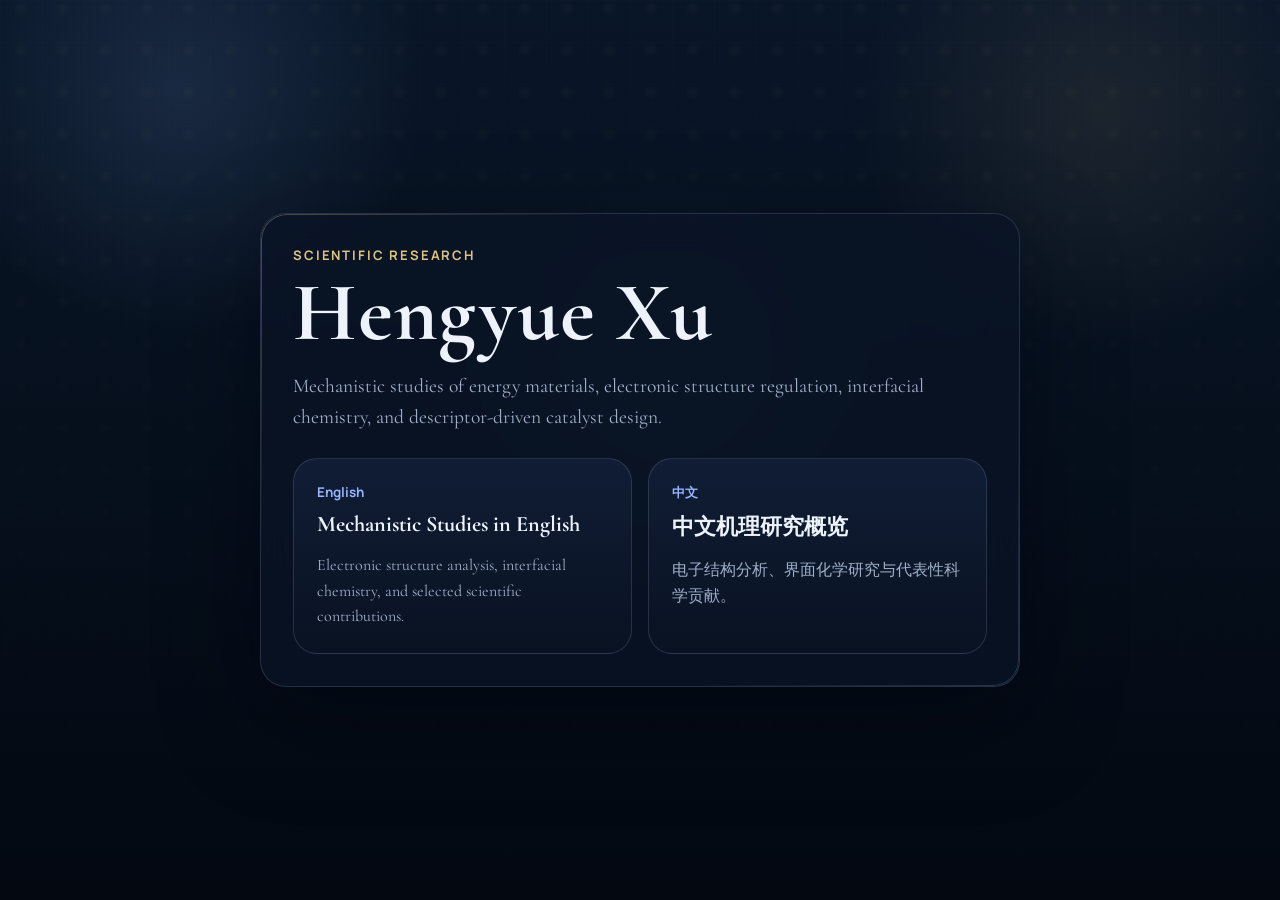
<file: index.html>
<!DOCTYPE html>
<html lang="en">
  <head>
    <meta charset="UTF-8" />
    <meta name="viewport" content="width=device-width, initial-scale=1.0" />
    <title>Hengyue Xu | Scientific Research</title>
    <meta
      name="description"
      content="Mechanistic chemistry, electronic structure, interfacial chemistry, and descriptor-driven design research by Hengyue Xu."
    />
    <link rel="preconnect" href="https://fonts.googleapis.com" />
    <link rel="preconnect" href="https://fonts.gstatic.com" crossorigin />
    <link
      href="https://fonts.googleapis.com/css2?family=Cormorant+Garamond:wght@500;600;700&family=Manrope:wght@400;500;600;700&display=swap"
      rel="stylesheet"
    />
    <link rel="stylesheet" href="./site.css" />
  </head>
  <body class="portal-page">
    <div class="portal-shell">
      <p class="portal-kicker">Scientific Research</p>
      <h1>Hengyue Xu</h1>
      <p class="portal-intro">
        Mechanistic studies of energy materials, electronic structure regulation, interfacial chemistry, and descriptor-driven catalyst design.
      </p>

      <div class="portal-grid">
        <a class="portal-card" href="./en.html">
          <span class="portal-label">English</span>
          <strong>Mechanistic Studies in English</strong>
          <p>Electronic structure analysis, interfacial chemistry, and selected scientific contributions.</p>
        </a>

        <a class="portal-card" href="./zh.html">
          <span class="portal-label">中文</span>
          <strong>中文机理研究概览</strong>
          <p>电子结构分析、界面化学研究与代表性科学贡献。</p>
        </a>
      </div>
    </div>
  </body>
</html>
</file>
<file: site.css>
:root {
  --bg: #06101d;
  --bg-deep: #030811;
  --panel: rgba(9, 20, 38, 0.78);
  --panel-strong: rgba(12, 26, 48, 0.94);
  --text: #eef3fb;
  --muted: #9fb0ca;
  --line: rgba(164, 184, 216, 0.18);
  --line-strong: rgba(225, 194, 133, 0.34);
  --accent: #e1c285;
  --accent-2: #97b4ff;
  --accent-3: #66d9c7;
  --glow: rgba(125, 169, 255, 0.36);
  --shadow: 0 32px 100px rgba(1, 5, 15, 0.46);
  --max-width: 1380px;
}

* {
  box-sizing: border-box;
}

html {
  scroll-behavior: smooth;
}

body {
  margin: 0;
  min-height: 100vh;
  color: var(--text);
  font-family: "Cormorant Garamond", serif;
  background:
    radial-gradient(circle at 14% 10%, rgba(125, 165, 232, 0.14), transparent 18%),
    radial-gradient(circle at 86% 12%, rgba(225, 194, 133, 0.09), transparent 18%),
    radial-gradient(circle at 52% 42%, rgba(102, 217, 199, 0.06), transparent 24%),
    linear-gradient(180deg, #091628 0%, var(--bg) 48%, var(--bg-deep) 100%);
  position: relative;
}

body::before {
  content: "";
  position: fixed;
  inset: 0;
  pointer-events: none;
  opacity: 0.52;
  background-image:
    linear-gradient(rgba(170, 191, 226, 0.04) 1px, transparent 1px),
    linear-gradient(90deg, rgba(170, 191, 226, 0.04) 1px, transparent 1px),
    radial-gradient(circle at 50% 20%, rgba(225, 194, 133, 0.1), transparent 24%);
  background-size: 42px 42px;
  mask-image: linear-gradient(180deg, rgba(0, 0, 0, 0.75), transparent 92%);
}

a {
  color: inherit;
}

.portal-page {
  display: grid;
  place-items: center;
  padding: 2rem;
}

.portal-shell,
.section,
.hero-map-section {
  position: relative;
  overflow: hidden;
  border: 1px solid var(--line);
  border-radius: 26px;
  background: var(--panel);
  box-shadow: var(--shadow);
  backdrop-filter: blur(20px);
}

.section::after,
.hero-map-section::after {
  content: "";
  position: absolute;
  inset: auto 8% 0;
  height: 1px;
  background: linear-gradient(90deg, transparent, rgba(225, 194, 133, 0.34), rgba(102, 217, 199, 0.28), transparent);
  pointer-events: none;
}

.portal-shell::before,
.section::before,
.hero-map-section::before {
  content: "";
  position: absolute;
  inset: 0;
  pointer-events: none;
  border-radius: inherit;
  padding: 1px;
  background: linear-gradient(135deg, var(--line-strong), transparent 28%, transparent 72%, rgba(151, 180, 255, 0.22));
  -webkit-mask:
    linear-gradient(#000 0 0) content-box,
    linear-gradient(#000 0 0);
  -webkit-mask-composite: xor;
  mask-composite: exclude;
}

.portal-shell {
  width: min(760px, 100%);
  padding: 2rem;
}

.portal-kicker,
.section-kicker,
.brand,
.nav,
.lang-switch,
.topic-strip,
.stat-label,
.paper-tag,
.paper-meta,
.section-note,
.map-note,
.tool-label,
.institution-type,
.institution-meta,
.footer,
.primary-button,
.secondary-button {
  font-family: "Manrope", sans-serif;
}

.portal-kicker,
.section-kicker,
.stat-label {
  margin: 0 0 0.55rem;
  color: var(--accent);
  font-size: 0.82rem;
  font-weight: 700;
  letter-spacing: 0.14em;
  text-transform: uppercase;
}

.portal-shell h1,
.hero-copy h1,
.map-headline h2,
.section-heading h2 {
  margin: 0;
  line-height: 0.95;
  letter-spacing: 0.01em;
  text-wrap: normal;
}

.portal-shell h1 {
  font-size: clamp(3rem, 8vw, 5.2rem);
}

.portal-intro {
  max-width: 42rem;
  font-size: 1.22rem;
  line-height: 1.6;
  color: var(--muted);
}

.portal-grid {
  display: grid;
  grid-template-columns: repeat(2, minmax(0, 1fr));
  gap: 1rem;
  margin-top: 1.5rem;
}

.portal-card {
  display: block;
  text-decoration: none;
  padding: 1.45rem;
  border-radius: 24px;
  border: 1px solid var(--line);
  background: linear-gradient(180deg, rgba(17, 31, 55, 0.94), rgba(10, 19, 35, 0.94));
  transition: transform 180ms ease, border-color 180ms ease;
}

.portal-card:hover {
  transform: translateY(-4px);
  border-color: var(--line-strong);
}

.portal-label {
  display: inline-block;
  margin-bottom: 0.65rem;
  color: var(--accent-2);
  font-family: "Manrope", sans-serif;
  font-size: 0.84rem;
  font-weight: 700;
}

.portal-card strong {
  display: block;
  font-size: 1.38rem;
}

.portal-card p {
  margin-bottom: 0;
  font-size: 1rem;
  line-height: 1.6;
  color: var(--muted);
}

.topbar {
  position: sticky;
  top: 0;
  z-index: 40;
  display: grid;
  grid-template-columns: auto 1fr auto;
  align-items: center;
  gap: 1rem;
  padding: 1rem 2rem;
  backdrop-filter: blur(18px);
  background: rgba(6, 12, 24, 0.72);
  border-bottom: 1px solid var(--line);
}

.brand {
  text-decoration: none;
  font-size: 0.92rem;
  font-weight: 800;
  letter-spacing: 0.14em;
  text-transform: uppercase;
}

.nav {
  display: flex;
  justify-content: center;
  flex-wrap: wrap;
  gap: 1rem;
}

.nav a,
.lang-switch a {
  text-decoration: none;
  color: var(--muted);
  font-size: 0.92rem;
  transition: color 180ms ease, text-shadow 180ms ease;
}

.nav a:hover,
.nav a.active,
.lang-switch a:hover,
.lang-switch a.active {
  color: var(--accent);
  text-shadow: 0 0 18px rgba(225, 194, 133, 0.18);
}

.lang-switch {
  display: flex;
  gap: 0.8rem;
}

.page-shell {
  width: min(calc(100% - 2.5rem), var(--max-width));
  margin: 1.4rem auto 0;
  display: grid;
  gap: 1.5rem;
}

.hero-map-section {
  min-height: calc(100vh - 7rem);
  padding: 1.6rem;
  display: grid;
  grid-template-columns: minmax(380px, 500px) minmax(0, 1fr);
  gap: 1.2rem;
}

.hero-copy,
.hero-map-panel,
.narrative-card,
.tool-card,
.paper-card,
.stat-card,
.scholar-card,
.contact-card {
  border-radius: 24px;
  border: 1px solid var(--line);
  background: linear-gradient(180deg, rgba(15, 28, 50, 0.95), rgba(9, 19, 35, 0.94));
  box-shadow:
    inset 0 1px 0 rgba(255, 255, 255, 0.04),
    0 18px 46px rgba(0, 0, 0, 0.18);
}

.hero-copy {
  display: flex;
  flex-direction: column;
  justify-content: flex-start;
  padding: 1.75rem;
}

.hero-identity {
  display: grid;
  grid-template-columns: 136px minmax(0, 1fr);
  gap: 1rem;
  align-items: center;
  margin-bottom: 1.35rem;
}

.hero-avatar-shell {
  position: relative;
  aspect-ratio: 5 / 6;
  border-radius: 24px;
  overflow: hidden;
  border: 1px solid rgba(225, 194, 133, 0.24);
  box-shadow:
    inset 0 1px 0 rgba(255, 255, 255, 0.08),
    0 18px 42px rgba(0, 0, 0, 0.22);
}

.hero-avatar-shell::after {
  content: "";
  position: absolute;
  inset: 0;
  background:
    linear-gradient(180deg, transparent 48%, rgba(4, 10, 18, 0.42) 100%),
    linear-gradient(135deg, rgba(255, 255, 255, 0.08), transparent 36%);
}

.hero-avatar {
  display: block;
  width: 100%;
  height: 100%;
  object-fit: cover;
}

.hero-identity-copy {
  display: grid;
  gap: 0.25rem;
}

.identity-name,
.identity-role,
.identity-base {
  margin: 0;
}

.identity-name {
  font-size: 2rem;
  line-height: 1;
}

.identity-role {
  font-family: "Manrope", sans-serif;
  font-size: 0.9rem;
  letter-spacing: 0.08em;
  text-transform: uppercase;
  color: var(--accent);
}

.identity-base {
  font-family: "Manrope", sans-serif;
  font-size: 0.94rem;
  line-height: 1.55;
  color: var(--muted);
}

.hero-copy h1 {
  font-size: clamp(1.48rem, 1.9vw, 1.98rem);
  line-height: 1.05;
  max-width: none;
}

.hero-summary {
  margin: 1rem 0 0;
  font-size: 1rem;
  line-height: 1.6;
  color: var(--muted);
  max-width: 34rem;
}

.topic-strip {
  display: flex;
  flex-wrap: wrap;
  gap: 0.72rem;
  margin-top: 1.35rem;
}

.topic-strip span {
  display: inline-flex;
  align-items: center;
  padding: 0.56rem 0.88rem;
  border-radius: 999px;
  border: 1px solid var(--line);
  background: rgba(14, 28, 49, 0.78);
  color: #dbe5f5;
  font-size: 0.84rem;
}

.profile-highlights {
  display: grid;
  grid-template-columns: repeat(2, minmax(0, 1fr));
  gap: 0.7rem;
  margin-top: 1.25rem;
}

.profile-highlights article {
  min-width: 0;
  padding: 0.85rem 0.9rem;
  border-radius: 18px;
  border: 1px solid rgba(164, 184, 216, 0.16);
  background:
    radial-gradient(circle at 16% 20%, rgba(225, 194, 133, 0.12), transparent 28%),
    rgba(7, 15, 29, 0.66);
}

.profile-highlights strong,
.profile-highlights span {
  display: block;
}

.profile-highlights strong {
  font-family: "Manrope", sans-serif;
  font-size: 1.28rem;
  line-height: 1;
  color: #f4d99d;
}

.profile-highlights span {
  margin-top: 0.38rem;
  color: #dce6f4;
  font-family: "Manrope", sans-serif;
  font-size: 0.72rem;
  line-height: 1.35;
}

.profile-timeline {
  display: grid;
  gap: 0.58rem;
  margin-top: 1.1rem;
  padding: 0.85rem 0.9rem;
  border-radius: 20px;
  border: 1px solid rgba(164, 184, 216, 0.14);
  background:
    linear-gradient(90deg, rgba(102, 217, 199, 0.08), transparent 32%),
    rgba(7, 15, 29, 0.56);
}

.profile-timeline div {
  display: grid;
  grid-template-columns: 4.8rem minmax(0, 1fr);
  gap: 0.72rem;
  align-items: start;
}

.profile-timeline span {
  display: inline-flex;
  min-width: 0;
  color: var(--accent-3);
  font-family: "Manrope", sans-serif;
  font-size: 0.72rem;
  font-weight: 800;
  letter-spacing: 0.06em;
  text-transform: uppercase;
}

.profile-timeline p {
  margin: 0;
  color: #d8e2f0;
  font-family: "Manrope", sans-serif;
  font-size: 0.78rem;
  line-height: 1.48;
}

.identity-links {
  display: grid;
  gap: 0.5rem;
  margin-top: 1rem;
}

.identity-links a {
  display: flex;
  justify-content: space-between;
  gap: 0.75rem;
  align-items: center;
  min-width: 0;
  padding: 0.66rem 0.78rem;
  border-radius: 16px;
  border: 1px solid rgba(151, 180, 255, 0.18);
  background: rgba(13, 27, 49, 0.68);
  text-decoration: none;
  transition:
    border-color 180ms ease,
    transform 180ms ease,
    background 180ms ease;
}

.identity-links a:hover {
  transform: translateY(-1px);
  border-color: rgba(225, 194, 133, 0.34);
  background: rgba(19, 36, 64, 0.82);
}

.identity-links span,
.identity-links strong {
  font-family: "Manrope", sans-serif;
  font-size: 0.72rem;
  line-height: 1.3;
}

.identity-links span {
  flex: 0 0 auto;
  color: var(--muted);
}

.identity-links strong {
  min-width: 0;
  color: #eef3fb;
  overflow-wrap: anywhere;
  text-align: right;
}

.hero-actions {
  display: flex;
  flex-wrap: wrap;
  gap: 0.8rem;
  margin-top: 1.1rem;
}

.primary-button,
.secondary-button,
.paper-links a {
  display: inline-flex;
  align-items: center;
  justify-content: center;
  padding: 0.78rem 1.08rem;
  border-radius: 999px;
  border: 1px solid var(--line);
  background: linear-gradient(180deg, rgba(24, 40, 68, 0.96), rgba(11, 22, 41, 0.94));
  text-decoration: none;
  transition:
    transform 180ms ease,
    border-color 180ms ease,
    color 180ms ease,
    box-shadow 180ms ease;
}

.primary-button:hover,
.secondary-button:hover,
.paper-links a:hover {
  transform: translateY(-2px);
  border-color: var(--line-strong);
  color: var(--accent);
  box-shadow: 0 12px 30px rgba(2, 6, 14, 0.34);
}

.hero-map-panel {
  position: relative;
  display: grid;
  grid-template-rows: auto auto minmax(0, 1fr) auto auto;
  padding: 1rem 1rem 1.1rem;
  overflow: hidden;
}

.map-headline {
  display: flex;
  flex-direction: column;
  gap: 0.55rem;
  align-items: start;
  padding: 0.25rem 0.35rem 0.55rem;
}

.map-headline h2 {
  font-size: clamp(1.3rem, 1.6vw, 1.76rem);
  line-height: 1.08;
  max-width: 40ch;
}

.map-note {
  max-width: 46rem;
  margin: 0;
  font-size: 0.88rem;
  line-height: 1.55;
  color: var(--muted);
}

.map-toolbar {
  display: flex;
  justify-content: space-between;
  gap: 1rem;
  align-items: center;
  flex-wrap: wrap;
  margin: 0 0 0.7rem;
  padding: 0 0.25rem;
}

.map-region-controls {
  display: flex;
  flex-wrap: wrap;
  gap: 0.55rem;
}

.map-region-button {
  appearance: none;
  border: 1px solid var(--line);
  background: rgba(14, 28, 49, 0.88);
  color: var(--muted);
  border-radius: 999px;
  padding: 0.55rem 0.85rem;
  font-family: "Manrope", sans-serif;
  font-size: 0.82rem;
  cursor: pointer;
  transition:
    transform 180ms ease,
    border-color 180ms ease,
    color 180ms ease,
    box-shadow 180ms ease;
}

.map-region-button:hover,
.map-region-button.active {
  transform: translateY(-1px);
  color: var(--text);
  border-color: var(--line-strong);
  box-shadow: 0 10px 20px rgba(0, 0, 0, 0.18);
}

.map-toolbar-note {
  margin: 0;
  font-family: "Manrope", sans-serif;
  font-size: 0.88rem;
  color: var(--muted);
}

.citation-visual-grid {
  display: grid;
  grid-template-columns: minmax(0, 1fr) minmax(320px, 0.42fr);
  gap: 0.9rem;
  min-height: 0;
}

.map-stage,
.citation-network-panel {
  display: grid;
  grid-template-rows: minmax(0, 1fr) auto;
  position: relative;
  min-height: 0;
  border-radius: 22px;
  background:
    radial-gradient(circle at 84% 16%, rgba(102, 217, 199, 0.09), transparent 18%),
    radial-gradient(circle at 15% 30%, rgba(112, 162, 255, 0.1), transparent 18%),
    linear-gradient(180deg, rgba(13, 24, 42, 0.98), rgba(7, 14, 27, 0.98));
  border: 1px solid rgba(173, 194, 230, 0.14);
  overflow: hidden;
}

.map-stage::before,
.citation-network-panel::before,
.collaboration-map-shell::before,
.collaboration-graph-shell::before {
  content: "";
  position: absolute;
  inset: 0;
  background:
    radial-gradient(circle at 50% 50%, rgba(143, 183, 255, 0.08), transparent 44%),
    linear-gradient(180deg, transparent 0%, rgba(6, 13, 24, 0.18) 100%);
  pointer-events: none;
}

.impact-map-svg {
  display: block;
  width: 100%;
  height: 100%;
  min-height: 500px;
}

.citation-network-svg {
  display: block;
  width: 100%;
  min-height: 410px;
}

.citation-network-detail {
  position: relative;
  margin: 0 0.85rem 0.85rem;
  padding: 0.95rem 1rem;
  border-radius: 18px;
  border: 1px solid rgba(173, 194, 230, 0.16);
  background: rgba(7, 15, 29, 0.74);
}

.citation-network-detail h3 {
  margin: 0;
  font-size: 1.3rem;
  line-height: 1.12;
}

.citation-network-detail p {
  margin: 0.45rem 0 0;
  color: #d8e0ec;
  font-size: 0.92rem;
  line-height: 1.52;
}

.map-tooltip {
  position: absolute;
  z-index: 6;
  min-width: 180px;
  max-width: 250px;
  padding: 0.8rem 0.95rem;
  border-radius: 16px;
  border: 1px solid rgba(225, 194, 133, 0.24);
  background: rgba(249, 250, 253, 0.96);
  color: #182031;
  box-shadow: 0 18px 40px rgba(3, 7, 16, 0.26);
  pointer-events: none;
  transform: translate(12px, -12px);
}

.map-tooltip strong,
.map-tooltip span {
  display: block;
}

.map-tooltip strong {
  font-family: "Manrope", sans-serif;
  font-size: 0.98rem;
}

.map-tooltip span {
  margin-top: 0.18rem;
  font-family: "Manrope", sans-serif;
  font-size: 0.78rem;
  line-height: 1.45;
  color: #505c70;
}

.institution-mini-list {
  display: flex;
  flex-wrap: wrap;
  gap: 0.45rem;
  padding: 0;
  margin: 0.7rem 0 0;
  list-style: none;
}

.institution-mini-list li {
  max-width: 100%;
  padding: 0.38rem 0.55rem;
  border: 1px solid rgba(151, 180, 255, 0.2);
  border-radius: 999px;
  color: #e8eef8;
  background: rgba(9, 20, 38, 0.74);
  font-family: "Manrope", sans-serif;
  font-size: 0.75rem;
  overflow-wrap: anywhere;
}

.map-insights {
  display: grid;
  grid-template-columns: repeat(2, minmax(0, 1fr));
  gap: 0.9rem;
  margin-top: 0.95rem;
}

.map-insight-card {
  padding: 1rem 1.1rem;
  border-radius: 20px;
  border: 1px solid var(--line);
  background: linear-gradient(180deg, rgba(20, 34, 58, 0.95), rgba(9, 19, 35, 0.94));
  box-shadow:
    inset 0 1px 0 rgba(255, 255, 255, 0.04),
    0 12px 32px rgba(0, 0, 0, 0.18);
}

.map-insight-card h3 {
  margin: 0;
  font-size: 1.55rem;
  line-height: 1.08;
}

.map-insight-card p {
  margin: 0.45rem 0 0;
  font-size: 1rem;
  line-height: 1.62;
  color: #d8e0ec;
}

.hero-stats {
  display: grid;
  grid-template-columns: repeat(6, minmax(0, 1fr));
  gap: 0.9rem;
  margin-top: 1rem;
}

.stat-card {
  padding: 1.1rem;
  min-width: 0;
}

.stat-card.spotlight {
  background:
    radial-gradient(circle at 22% 24%, rgba(225, 194, 133, 0.12), transparent 18%),
    linear-gradient(180deg, rgba(24, 41, 69, 0.98), rgba(10, 20, 37, 0.96));
}

.stat-card strong {
  display: block;
  font-size: 2rem;
  line-height: 1;
}

.stat-card small {
  display: block;
  margin-top: 0.58rem;
  color: var(--accent-3);
  font-family: "Manrope", sans-serif;
  font-size: 0.72rem;
  line-height: 1.35;
}

.section {
  padding: 1.6rem;
  scroll-margin-top: 5rem;
}

.section-heading {
  margin-bottom: 1rem;
}

.section-heading.compact {
  display: grid;
  gap: 0.35rem;
  justify-items: start;
}

.section-heading h2 {
  font-size: clamp(1.58rem, 2vw, 2.18rem);
  line-height: 1.12;
  max-width: none;
}

.section-note {
  margin: 0.5rem 0 0;
  font-size: 0.96rem;
  line-height: 1.6;
  color: var(--muted);
}

.narrative-grid,
.tool-grid,
.publication-grid,
.news-feed,
.scholar-grid,
.contact-grid,
.institution-network {
  display: grid;
  gap: 1rem;
}

.institution-network {
  grid-template-columns: repeat(4, minmax(0, 1fr));
}

.institution-network.compact {
  display: flex;
  flex-wrap: wrap;
  gap: 0.5rem;
  max-height: 260px;
  overflow: auto;
  padding: 0.9rem;
  border-radius: 20px;
  border: 1px solid var(--line);
  background: rgba(7, 15, 29, 0.78);
}

.collaboration-layout {
  display: grid;
  grid-template-columns: minmax(300px, 0.58fr) minmax(0, 0.42fr);
  gap: 1.2rem;
  align-items: stretch;
  margin-bottom: 1rem;
}

.collaboration-graph-shell,
.collaboration-map-shell,
.collaboration-detail {
  position: relative;
  border-radius: 22px;
  border: 1px solid var(--line);
  background:
    radial-gradient(circle at 82% 18%, rgba(102, 217, 199, 0.08), transparent 24%),
    linear-gradient(180deg, rgba(12, 24, 44, 0.96), rgba(7, 15, 29, 0.95));
  overflow: hidden;
  display: flex;
  align-items: center;
  justify-content: center;
}

.collaboration-detail {
  grid-column: 1 / -1;
  display: grid;
  align-content: start;
  align-items: start;
  justify-items: start;
  justify-content: start;
  text-align: left;
  width: 100%;
}

.collaboration-graph-shell,
.collaboration-map-shell {
  min-height: 500px;
  position: relative;
  overflow: visible;
}

.collaboration-graph,
.collaboration-map {
  display: block;
  width: 100%;
  height: 100%;
}

.collaboration-graph {
  min-height: 500px;
}

.collaboration-map {
  max-height: 500px;
}

.collaboration-detail {
  display: grid;
  align-content: start;
  justify-content: start;
  justify-items: start;
  width: 100%;
  padding: 1.15rem;
}

.collaboration-detail h3 {
  margin: 0;
  font-size: 1.75rem;
  line-height: 1.08;
}

.collaboration-detail p {
  margin: 0.62rem 0 0;
  color: #d8e0ec;
  font-size: 1rem;
  line-height: 1.6;
}

.collab-edge {
  fill: none;
  stroke: rgba(151, 180, 255, 0.34);
  stroke-width: 1.6;
  transition: stroke 180ms ease, stroke-width 180ms ease, opacity 180ms ease;
}

.collab-edge.is-active {
  stroke: rgba(225, 194, 133, 0.82);
  stroke-width: 3;
}

.collab-edge.is-faded {
  opacity: 0.18;
}

.collab-node-shell {
  cursor: pointer;
  transition: opacity 180ms ease, transform 180ms ease;
}

.collab-node-shell.is-muted {
  opacity: 0.28;
}

.collab-node {
  fill: rgba(13, 28, 51, 0.98);
  stroke: rgba(151, 180, 255, 0.48);
  stroke-width: 2;
  filter: drop-shadow(0 0 9px rgba(102, 217, 199, 0.22));
}

.collab-node.is-active {
  stroke: rgba(225, 194, 133, 0.96);
  stroke-width: 3;
  filter: drop-shadow(0 0 14px rgba(225, 194, 133, 0.32));
}

.collab-node-logo-bg {
  fill: rgba(238, 243, 251, 0.96);
}

.collab-node-initials {
  fill: #132033;
  font-family: "Manrope", sans-serif;
  font-size: 18px;
  font-weight: 800;
  text-anchor: middle;
  dominant-baseline: middle;
}

.collab-node-label {
  fill: #eaf1fb;
  font-family: "Manrope", sans-serif;
  font-size: 18px;
  font-weight: 700;
  paint-order: stroke;
  stroke: rgba(3, 8, 17, 0.92);
  stroke-width: 3px;
  stroke-linejoin: round;
  pointer-events: none;
}

.collab-center {
  fill: rgba(225, 194, 133, 0.12);
  stroke: rgba(225, 194, 133, 0.72);
  stroke-width: 2;
}

.institution-card {
  position: relative;
  min-height: 190px;
  padding: 1.05rem;
  border-radius: 20px;
  border: 1px solid var(--line);
  background:
    linear-gradient(180deg, rgba(18, 33, 57, 0.96), rgba(8, 18, 34, 0.94));
  overflow: hidden;
  cursor: pointer;
  transition:
    transform 180ms ease,
    border-color 180ms ease,
    box-shadow 180ms ease;
}

.institution-network.compact .institution-card {
  display: inline-flex;
  align-items: center;
  gap: 0.45rem;
  min-height: 0;
  width: auto;
  max-width: 320px;
  padding: 0.46rem 0.66rem;
  border-radius: 999px;
}

.institution-network.compact .institution-card::before,
.institution-network.compact .institution-card ul,
.institution-network.compact .institution-meta {
  display: none;
}

.institution-network.compact .institution-logo {
  width: 1.45rem;
  height: 1.45rem;
  margin: 0;
  flex: 0 0 auto;
}

.institution-network.compact .institution-type {
  display: none;
}

.institution-network.compact .institution-card h3 {
  margin: 0;
  font-family: "Manrope", sans-serif;
  font-size: 0.82rem;
  line-height: 1.2;
  white-space: nowrap;
  overflow: hidden;
  text-overflow: ellipsis;
}

.institution-card::before {
  content: "";
  position: absolute;
  inset: 0;
  background:
    linear-gradient(135deg, color-mix(in srgb, var(--card-color, #97b4ff) 22%, transparent), transparent 38%),
    radial-gradient(circle at 92% 12%, color-mix(in srgb, var(--card-color, #97b4ff) 18%, transparent), transparent 26%);
  opacity: 0.9;
  pointer-events: none;
}

.institution-card:hover,
.institution-card.is-active {
  transform: translateY(-4px);
  border-color: color-mix(in srgb, var(--card-color, #97b4ff) 64%, var(--line-strong));
  box-shadow: 0 18px 44px rgba(0, 0, 0, 0.24);
}

.institution-card > * {
  position: relative;
}

.institution-type,
.institution-meta {
  margin: 0;
  color: var(--accent);
  font-size: 0.76rem;
  font-weight: 800;
  letter-spacing: 0.1em;
  text-transform: uppercase;
}

.institution-card h3 {
  margin: 0.7rem 0 0;
  font-size: 1.45rem;
  line-height: 1.08;
}

.institution-logo {
  display: inline-grid;
  place-items: center;
  width: 2.4rem;
  height: 2.4rem;
  margin-bottom: 0.7rem;
  border-radius: 50%;
  border: 1px solid rgba(238, 243, 251, 0.28);
  background: rgba(238, 243, 251, 0.94);
  color: #132033;
  font-family: "Manrope", sans-serif;
  font-size: 0.82rem;
  font-weight: 800;
  overflow: hidden;
}

.institution-logo img {
  width: 100%;
  height: 100%;
  object-fit: contain;
}

.institution-card ul {
  display: grid;
  gap: 0.4rem;
  padding: 0;
  margin: 0.8rem 0 0;
  list-style: none;
}

.institution-card li {
  color: #dce5f1;
  font-size: 0.98rem;
  line-height: 1.42;
}

.institution-meta {
  margin-top: 0.9rem;
  color: var(--muted);
  font-size: 0.72rem;
}

.narrative-grid {
  grid-template-columns: repeat(3, minmax(0, 1fr));
}

.narrative-card,
.tool-card,
.scholar-card,
.contact-card {
  padding: 1.3rem;
}

.narrative-card h3,
.tool-card h3,
.scholar-card h3,
.contact-card h3,
.paper-card h3 {
  margin: 0 0 0.45rem;
  font-size: 1.62rem;
  line-height: 1.15;
}

.narrative-card p,
.tool-card p,
.scholar-card p,
.contact-card p,
.paper-card p,
.sync-text {
  margin: 0;
  font-size: 1.06rem;
  line-height: 1.68;
  color: #d8e0ec;
}

.publication-grid {
  grid-template-columns: repeat(3, minmax(0, 1fr));
}

.news-feed {
  grid-template-columns: 1fr;
}

.news-card {
  display: grid;
  grid-template-columns: minmax(180px, 0.46fr) minmax(0, 1fr);
  gap: 1rem;
  align-items: stretch;
  padding: 1rem;
  border-radius: 22px;
  border: 1px solid var(--line);
  background: linear-gradient(180deg, rgba(15, 28, 50, 0.95), rgba(9, 19, 35, 0.94));
}

.news-card.featured {
  grid-column: 1 / -1;
  grid-template-columns: minmax(240px, 0.38fr) minmax(0, 1fr);
}

.news-image {
  min-height: 220px;
  border-radius: 18px;
  border: 1px solid rgba(225, 194, 133, 0.16);
  overflow: hidden;
  background: linear-gradient(135deg, #13263f, #1d4c66);
}

.news-image img {
  width: 100%;
  height: 100%;
  display: block;
  object-fit: cover;
}

.news-card.featured .news-image {
  min-height: 440px;
  background: linear-gradient(135deg, rgba(8, 18, 33, 0.98), rgba(19, 38, 63, 0.96));
}

.news-card.featured .news-image img {
  object-fit: contain;
}

.news-card.featured .news-body h3 {
  max-width: 820px;
  font-size: clamp(2rem, 4vw, 4rem);
}

.news-card.featured .news-body p {
  max-width: 760px;
  font-size: 1.08rem;
}

.news-body {
  display: grid;
  align-content: center;
}

.news-date {
  margin: 0 0 0.45rem;
  color: var(--accent);
  font-family: "Manrope", sans-serif;
  font-size: 0.78rem;
  font-weight: 800;
  letter-spacing: 0.1em;
  text-transform: uppercase;
}

.news-body h3 {
  margin: 0;
  font-size: 1.7rem;
  line-height: 1.1;
}

.news-body p {
  margin: 0.7rem 0 0;
  color: #d8e0ec;
  font-size: 1rem;
  line-height: 1.62;
}

.tool-grid {
  grid-template-columns: repeat(2, minmax(0, 1fr));
}

.tool-card {
  display: grid;
  align-content: start;
  min-height: 250px;
  padding: 0.9rem;
  color: inherit;
  text-decoration: none;
  transition:
    transform 180ms ease,
    border-color 180ms ease,
    box-shadow 180ms ease;
}

.tool-card:hover {
  transform: translateY(-3px);
  border-color: var(--line-strong);
  box-shadow:
    inset 0 1px 0 rgba(255, 255, 255, 0.06),
    0 24px 60px rgba(0, 0, 0, 0.26);
}

.tool-image {
  display: block;
  aspect-ratio: 16 / 9;
  margin-bottom: 1.15rem;
  border-radius: 16px;
  border: 1px solid rgba(225, 194, 133, 0.18);
  overflow: hidden;
  background: linear-gradient(135deg, #13263f, #1d4c66);
}

.tool-image img {
  width: 100%;
  height: 100%;
  display: block;
  object-fit: cover;
}

.tool-label {
  width: fit-content;
  margin-bottom: 1rem;
  padding: 0.38rem 0.62rem;
  border-radius: 999px;
  border: 1px solid rgba(102, 217, 199, 0.34);
  color: var(--accent-3);
  background: rgba(102, 217, 199, 0.08);
  font-size: 0.76rem;
  font-weight: 800;
  letter-spacing: 0.16em;
}

.tool-card strong {
  align-self: end;
  width: fit-content;
  margin-top: 1.3rem;
  color: var(--accent);
  font-family: "Manrope", sans-serif;
  font-size: 0.82rem;
  letter-spacing: 0.12em;
  text-transform: uppercase;
}

.paper-card {
  display: grid;
  align-content: start;
  padding: 1rem;
}

.paper-cover {
  position: relative;
  min-height: 210px;
  margin-bottom: 0.95rem;
  border-radius: 18px;
  overflow: hidden;
  border: 1px solid rgba(225, 194, 133, 0.16);
  background:
    radial-gradient(circle at 25% 25%, rgba(255, 255, 255, 0.24), transparent 18%),
    radial-gradient(circle at 72% 62%, rgba(255, 255, 255, 0.12), transparent 24%),
    linear-gradient(135deg, #142949, #24406c 54%, #6c5488 120%);
}

.paper-cover::after {
  content: "";
  position: absolute;
  inset: 0;
  background-image:
    linear-gradient(rgba(255, 255, 255, 0.06) 1px, transparent 1px),
    linear-gradient(90deg, rgba(255, 255, 255, 0.06) 1px, transparent 1px);
  background-size: 24px 24px;
  opacity: 0.36;
}

.paper-cover img {
  display: block;
  width: 100%;
  height: 100%;
  object-fit: cover;
}

.paper-fallback-label {
  position: absolute;
  right: 0.9rem;
  bottom: 0.9rem;
  z-index: 1;
  font-family: "Manrope", sans-serif;
  font-size: 1.9rem;
  font-weight: 800;
  letter-spacing: 0.1em;
  color: rgba(247, 250, 255, 0.88);
}

.paper-tag,
.paper-meta {
  color: var(--accent);
  font-size: 0.82rem;
  font-weight: 700;
  letter-spacing: 0.08em;
  text-transform: uppercase;
}

.paper-meta {
  margin: 0.2rem 0 0.65rem;
}

.paper-meta strong {
  color: #7dd3fc;
  font-weight: 900;
}

.paper-contribution {
  margin: 0 0 0.55rem;
  color: #d8e8ff;
  font-family: "Manrope", sans-serif;
  font-size: 0.84rem;
  font-weight: 700;
  line-height: 1.55;
}

.paper-links {
  display: flex;
  flex-wrap: wrap;
  gap: 0.7rem;
  margin-top: 1rem;
}

.scholar-grid,
.contact-grid {
  grid-template-columns: repeat(3, minmax(0, 1fr));
}

.sync-text {
  font-family: "Manrope", sans-serif;
  font-size: 1.3rem;
  color: var(--accent);
}

.footer {
  width: min(calc(100% - 2.5rem), var(--max-width));
  margin: 0 auto 2.5rem;
  color: var(--muted);
  font-size: 0.92rem;
}

.map-dot {
  fill: rgba(172, 190, 219, 0.34);
}

.map-region-halo {
  stroke: none;
  opacity: 0.12;
  transition: opacity 180ms ease;
}

.map-connection {
  fill: none;
  stroke: rgba(151, 180, 255, 0.82);
  stroke-width: 2.4;
  stroke-linecap: round;
  stroke-dasharray: 10 12;
  filter: drop-shadow(0 0 6px rgba(151, 180, 255, 0.4));
  animation: flow 10s linear infinite;
  transition: opacity 180ms ease, stroke-width 180ms ease;
}

.map-connection.alt {
  animation-duration: 8s;
}

.map-connection.slow {
  animation-duration: 14s;
}

.map-node {
  fill: #78d5c4;
  stroke: #efe0ff;
  stroke-width: 1.3;
  filter: drop-shadow(0 0 10px rgba(102, 217, 199, 0.48));
  transition: opacity 180ms ease, r 180ms ease, stroke-width 180ms ease;
  cursor: pointer;
}

.map-node.center {
  fill: #ffffff;
  stroke: #d9c38f;
  stroke-width: 2;
  filter: drop-shadow(0 0 16px rgba(255, 255, 255, 0.42));
}

.map-label-group rect {
  fill: rgba(255, 255, 255, 0.94);
  rx: 16;
}

.map-label-group {
  cursor: pointer;
  transition: opacity 180ms ease;
}

.map-label-group text {
  fill: #202631;
  font-family: "Manrope", sans-serif;
  font-size: 20px;
  font-weight: 700;
}

.map-region-halo.is-faded,
.map-connection.is-faded,
.map-node.is-faded,
.map-label-group.is-faded {
  opacity: 0.12;
}

.map-connection.is-active {
  stroke-width: 3.2;
  opacity: 1;
}

.map-node.is-active {
  opacity: 1;
  stroke-width: 2.4;
}

.world-land {
  fill: rgba(133, 158, 193, 0.13);
  stroke: rgba(173, 194, 230, 0.13);
  stroke-width: 1;
}

.citation-ring-edge {
  fill: none;
  stroke: rgba(151, 180, 255, 0.22);
  stroke-width: 1;
  cursor: pointer;
  transition: stroke 180ms ease, stroke-width 180ms ease, opacity 180ms ease;
}

.citation-ring-edge.is-strong {
  stroke: rgba(225, 194, 133, 0.46);
}

.citation-ring-edge.is-active {
  stroke: rgba(225, 194, 133, 0.92);
  stroke-width: 3;
}

.citation-ring-edge.is-muted {
  opacity: 0.14;
}

.citation-ring-node {
  fill: rgba(102, 217, 199, 0.82);
  stroke: rgba(238, 243, 251, 0.9);
  stroke-width: 1.4;
  filter: drop-shadow(0 0 9px rgba(102, 217, 199, 0.36));
  cursor: pointer;
  transition: fill 180ms ease, stroke-width 180ms ease, opacity 180ms ease;
}

.citation-ring-node.is-active {
  fill: rgba(225, 194, 133, 0.94);
  stroke-width: 2.6;
}

.citation-ring-label {
  fill: #eaf1fb;
  font-family: "Manrope", sans-serif;
  font-size: 13px;
  font-weight: 700;
  text-anchor: middle;
  pointer-events: none;
}

@keyframes flow {
  from {
    stroke-dashoffset: 0;
  }

  to {
    stroke-dashoffset: -160;
  }
}

@keyframes pulse {
  0%,
  100% {
    transform: scale(1);
    opacity: 1;
  }

  50% {
    transform: scale(1.18);
    opacity: 0.78;
  }
}

@media (max-width: 1180px) {
  .hero-map-section {
    grid-template-columns: 1fr;
    min-height: auto;
  }

  .hero-stats {
    grid-template-columns: repeat(3, minmax(0, 1fr));
  }

  .publication-grid {
    grid-template-columns: repeat(2, minmax(0, 1fr));
  }
}

@media (max-width: 920px) {
  .topbar {
    grid-template-columns: 1fr;
    justify-items: start;
    padding: 1rem;
  }

  .page-shell,
  .footer {
    width: min(calc(100% - 1.25rem), var(--max-width));
  }

  .section-heading.compact,
  .map-headline,
  .map-toolbar,
  .citation-visual-grid {
    flex-direction: column;
    align-items: start;
  }

  .citation-visual-grid {
    grid-template-columns: 1fr;
  }

  .narrative-grid,
  .tool-grid,
  .scholar-grid,
  .contact-grid,
  .institution-network,
  .collaboration-layout {
    grid-template-columns: 1fr;
  }

  .map-insights {
    grid-template-columns: 1fr;
  }

  .hero-stats {
    grid-template-columns: repeat(2, minmax(0, 1fr));
  }

  .impact-map-svg {
    min-height: 420px;
  }

  .collaboration-graph {
    min-height: 430px;
  }

  .citation-network-svg {
    min-height: 360px;
  }
}

@media (max-width: 680px) {
  .portal-grid,
  .tool-grid,
  .publication-grid,
  .news-feed,
  .hero-stats,
  .institution-network {
    grid-template-columns: 1fr;
  }

  .news-card {
    grid-template-columns: 1fr;
  }

  .news-card.featured {
    grid-template-columns: 1fr;
  }

  .news-card.featured .news-image {
    min-height: 0;
    aspect-ratio: 3 / 4;
  }

  .news-card.featured .news-body h3 {
    font-size: clamp(1.8rem, 9vw, 2.5rem);
  }

  .hero-map-section,
  .section,
  .portal-shell {
    padding: 1.15rem;
    border-radius: 22px;
  }

  .hero-copy,
  .hero-map-panel,
  .narrative-card,
  .tool-card,
  .paper-card,
  .stat-card,
  .scholar-card,
  .contact-card {
    border-radius: 18px;
  }

  .hero-identity {
    grid-template-columns: 1fr;
  }

  .hero-avatar-shell {
    max-width: 210px;
  }

  .hero-copy h1 {
    font-size: 1.9rem;
    max-width: none;
  }

  .map-headline h2,
  .section-heading h2 {
    font-size: 1.75rem;
    max-width: none;
  }

  .impact-map-svg {
    min-height: 340px;
  }
}
</file>
